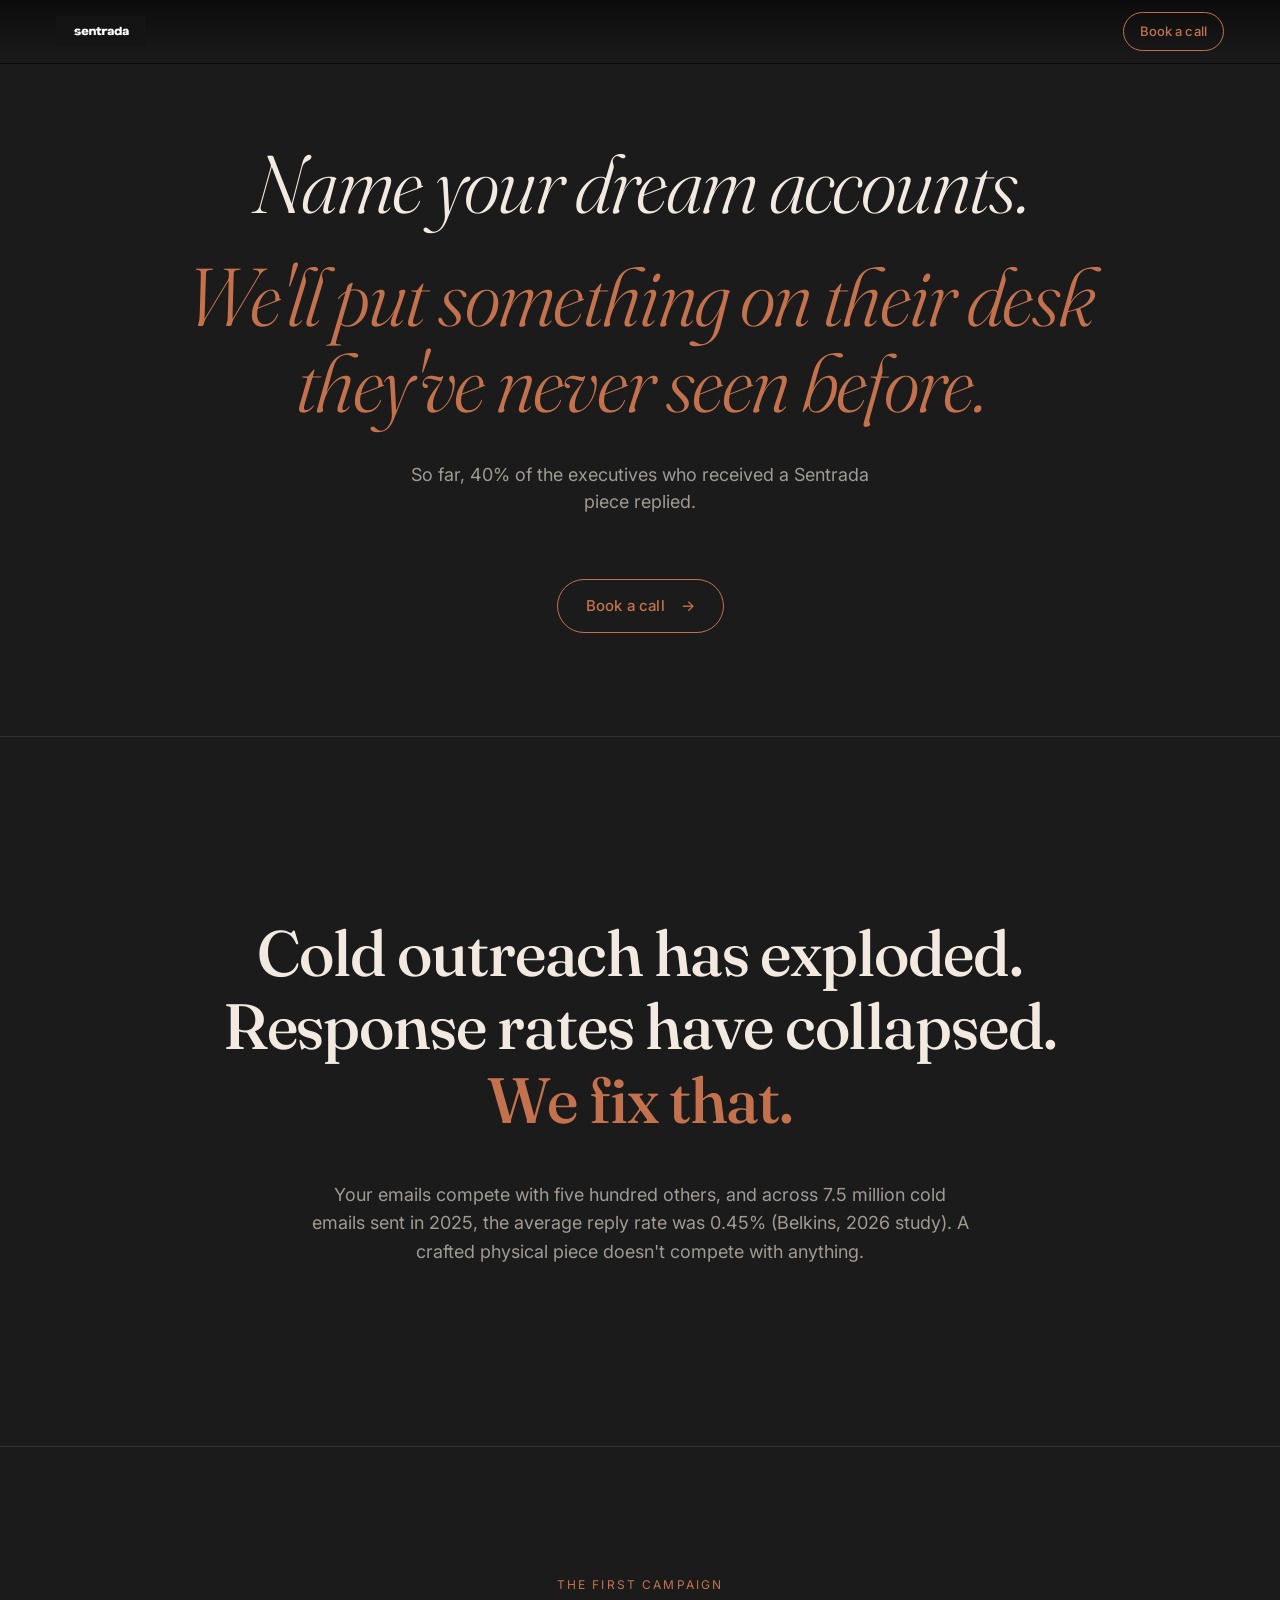
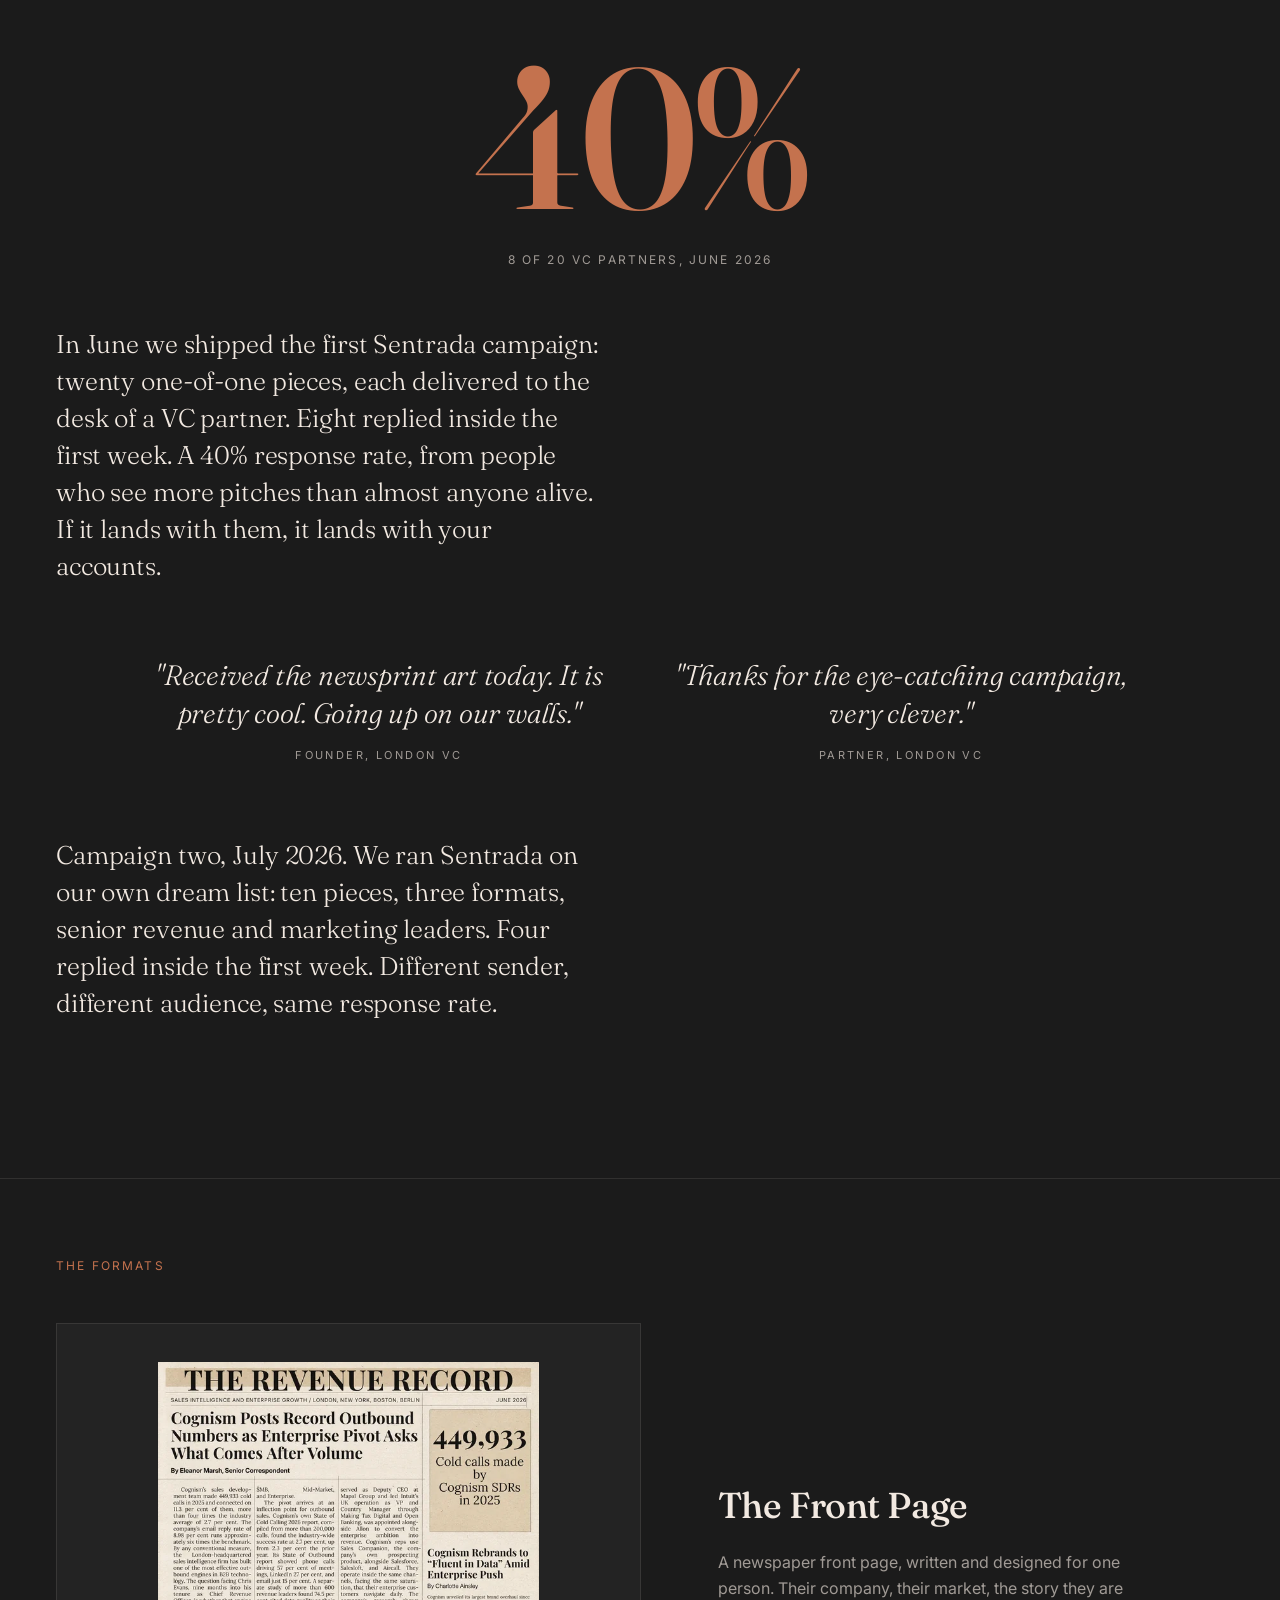
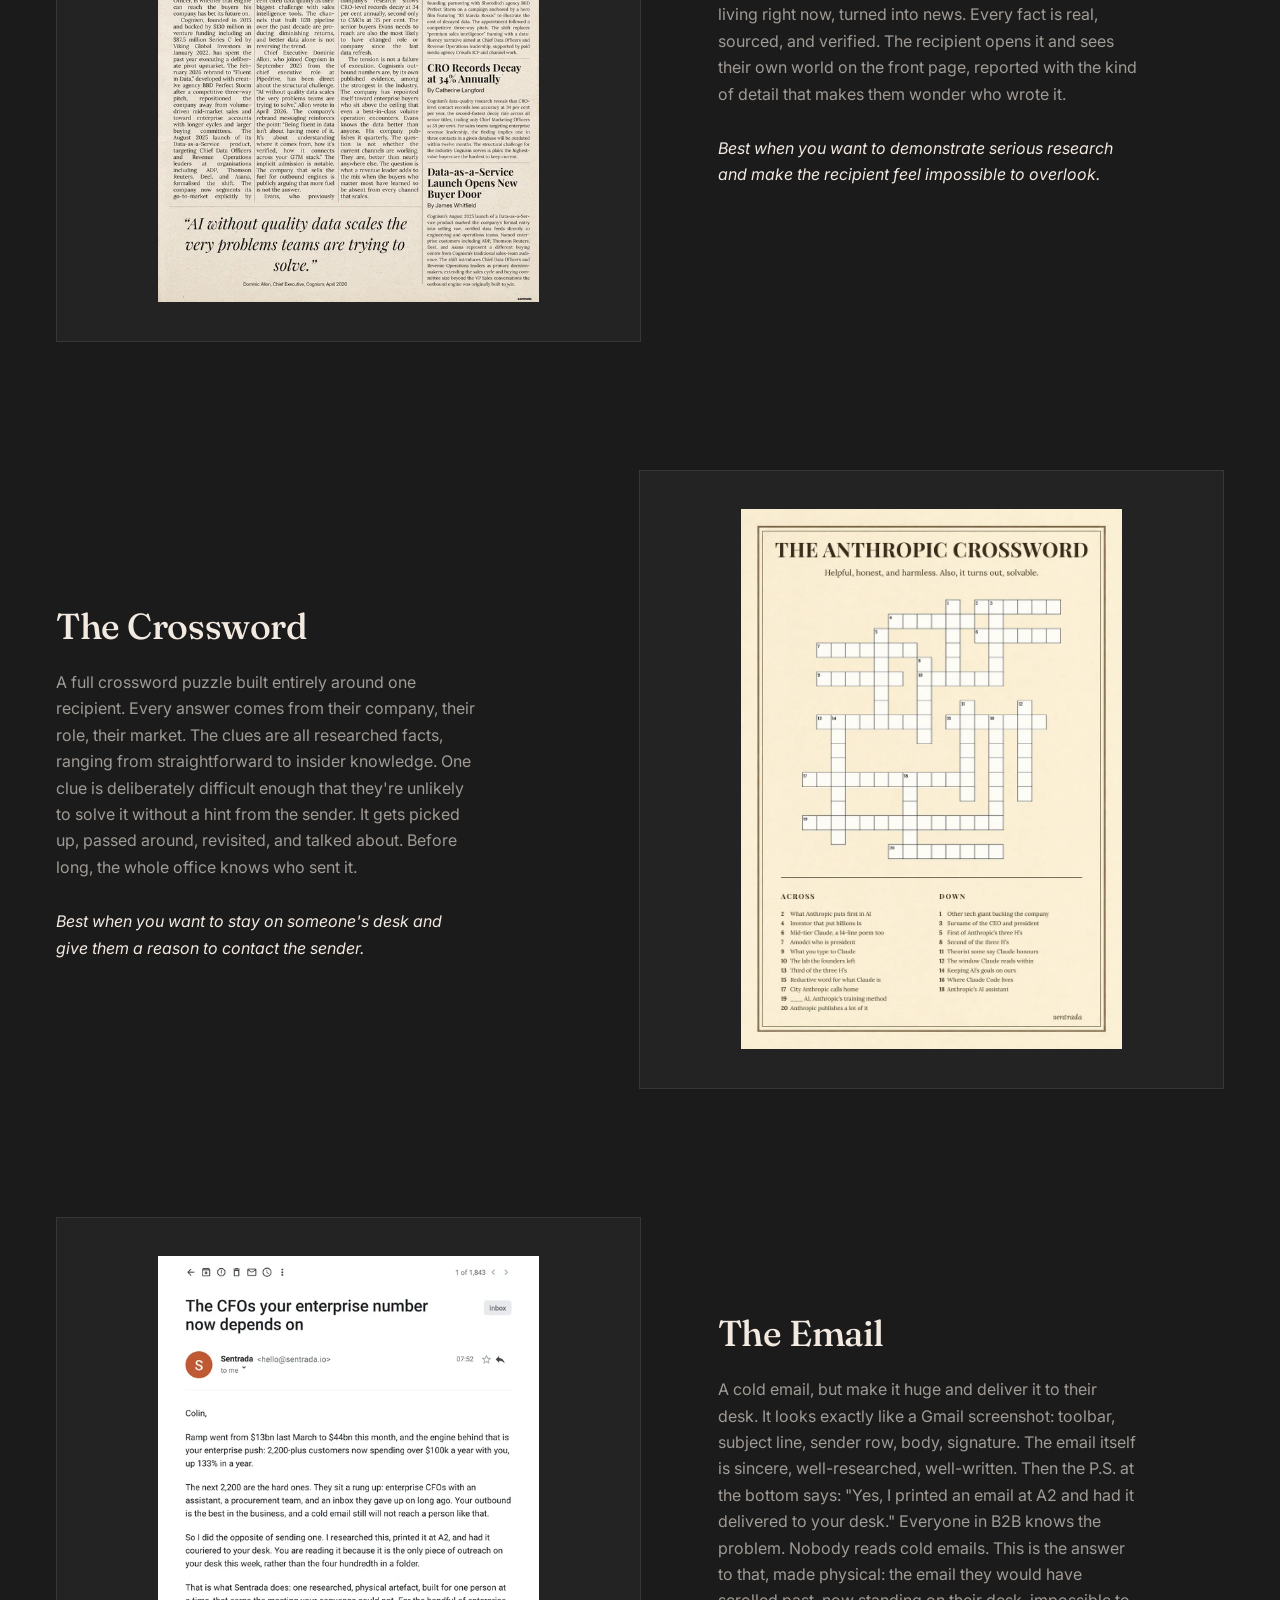
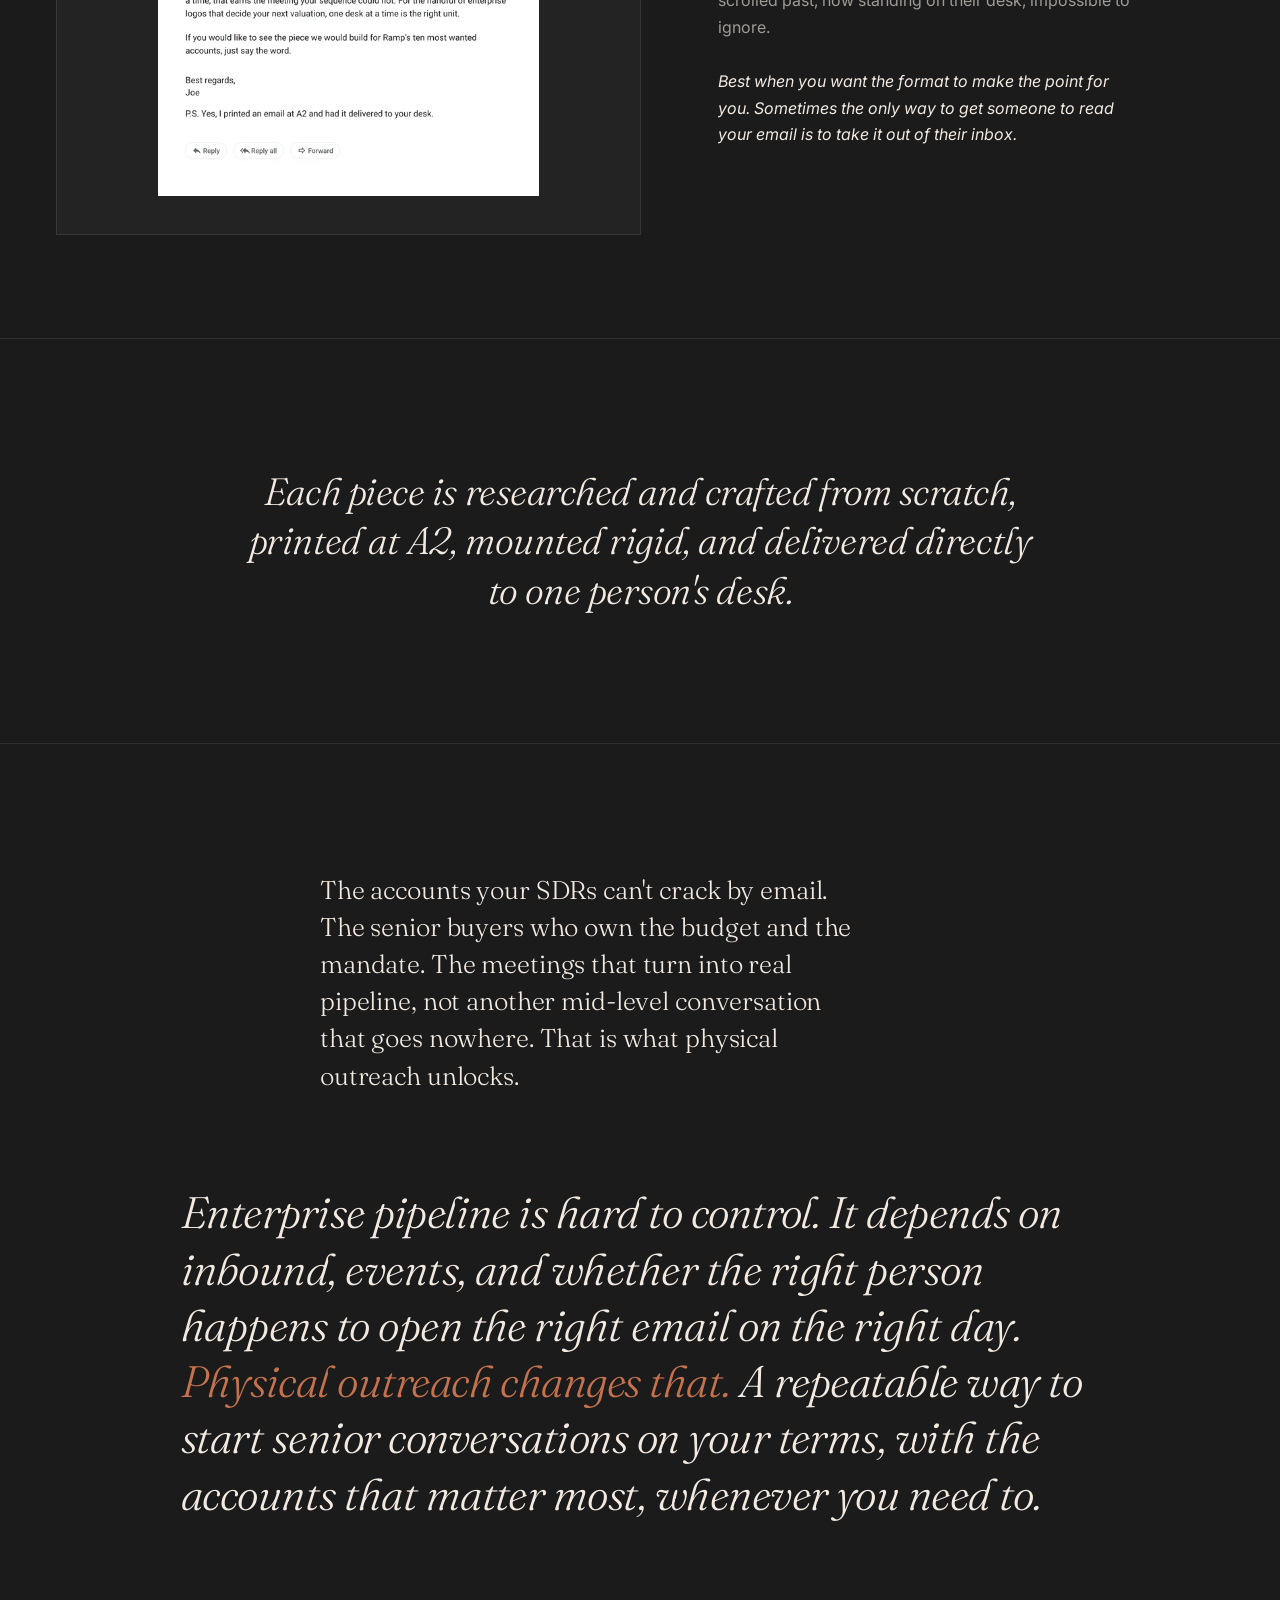
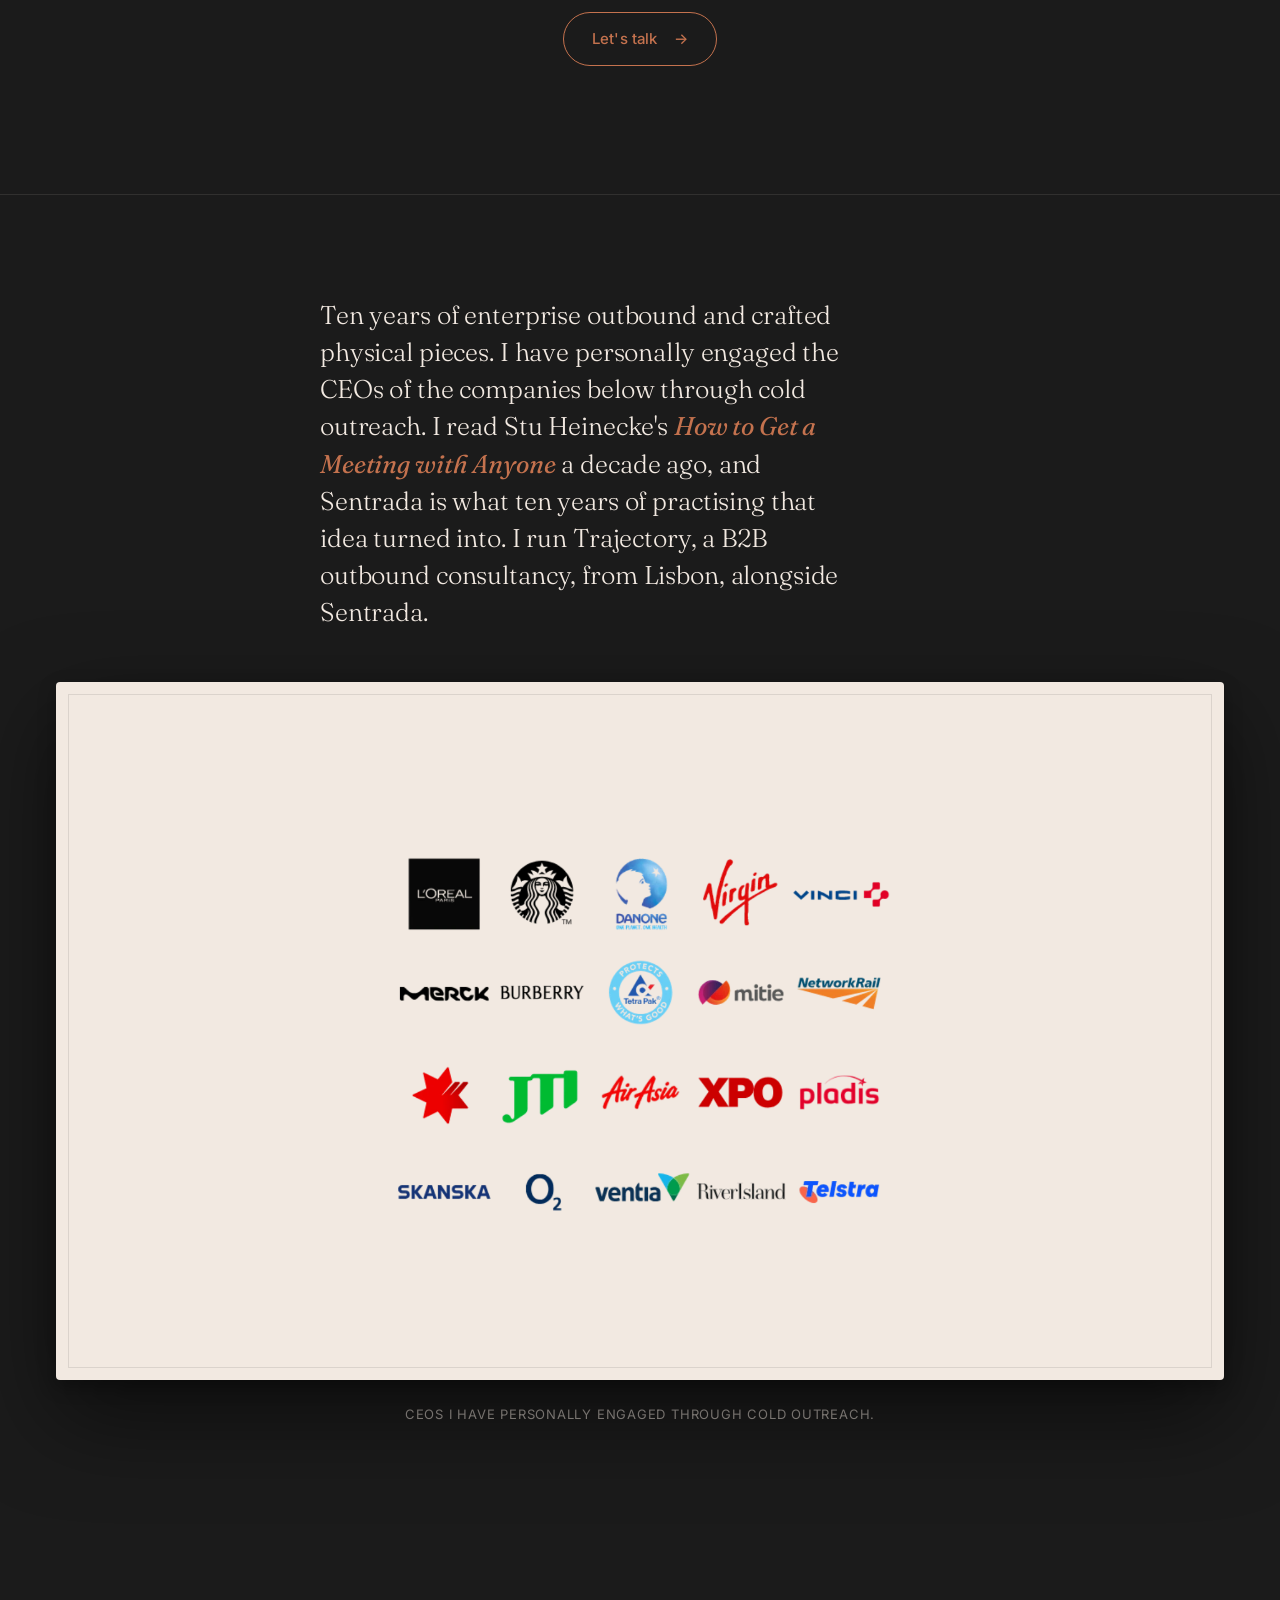
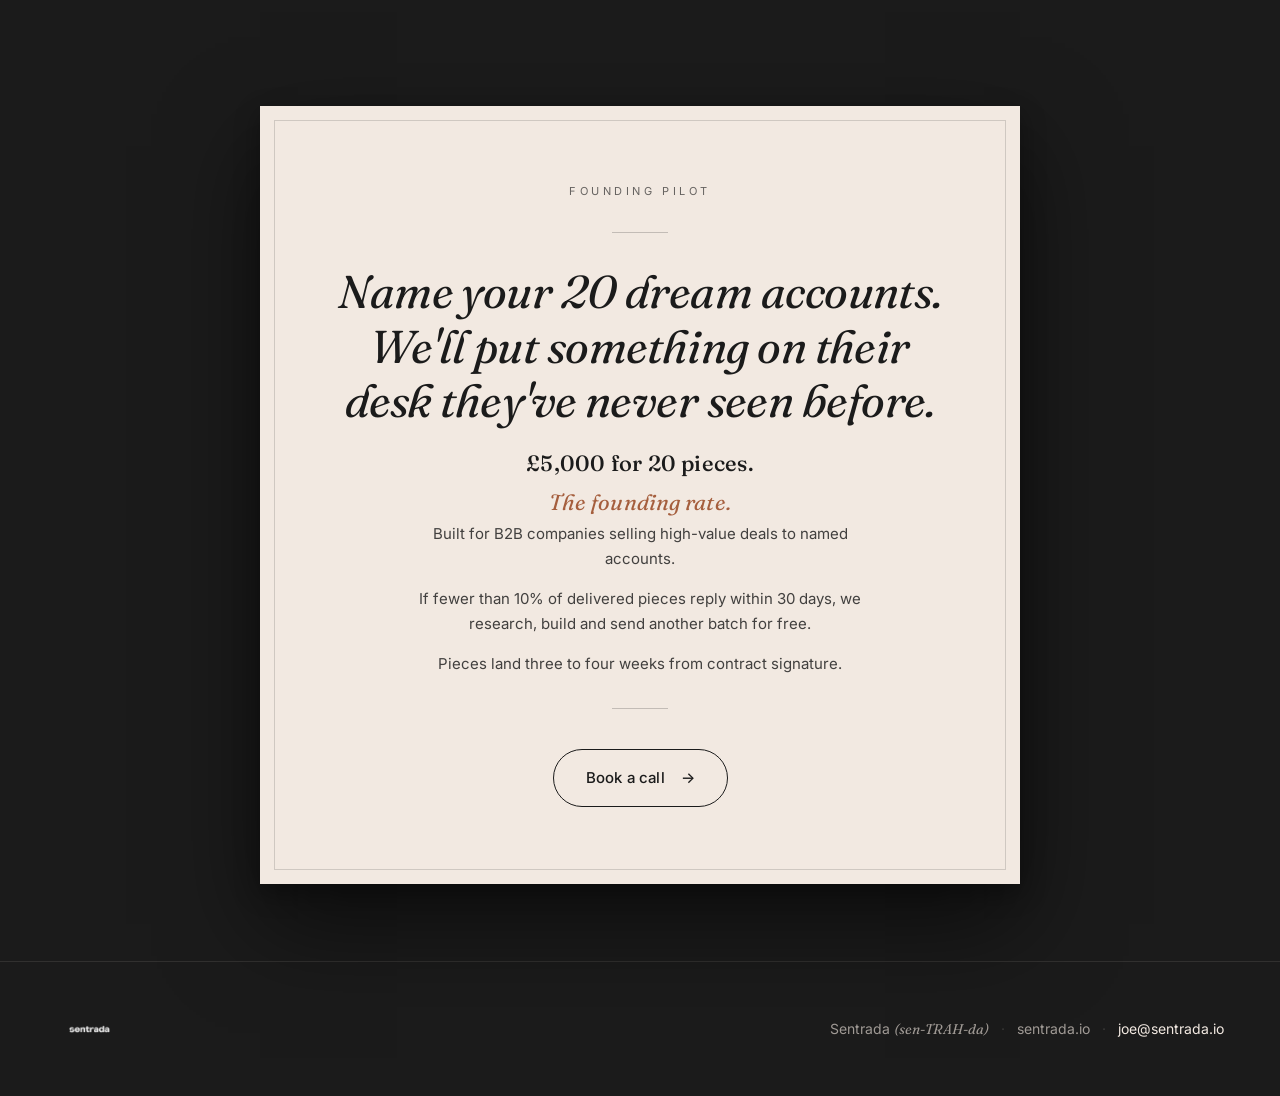
<file: index.html>
<!doctype html>
<html lang="en-GB">
<head>
  <meta charset="utf-8" />
  <meta name="viewport" content="width=device-width, initial-scale=1, viewport-fit=cover" />
  <title>Sentrada · Crafted physical outreach</title>
  <meta name="description" content="Bespoke physical pieces, researched from scratch and delivered to one person's desk. Our first campaign: 40% replied within a week." />
  <meta name="theme-color" content="#1B1B1B" />

  <!-- Open Graph -->
  <meta property="og:type" content="website" />
  <meta property="og:site_name" content="Sentrada" />
  <meta property="og:title" content="Sentrada · Crafted physical outreach" />
  <meta property="og:description" content="Bespoke physical pieces, researched from scratch and delivered to one person's desk. Our first campaign: 40% replied within a week." />
  <meta property="og:url" content="https://sentrada.io" />
  <meta property="og:image" content="https://sentrada.io/assets/og.png" />
  <meta property="og:image:width" content="1200" />
  <meta property="og:image:height" content="630" />
  <meta property="og:image:alt" content="Sentrada. 40% of the executives who received a Sentrada piece replied. Founding pilot, £5,000 for 20 pieces." />

  <!-- Twitter card -->
  <meta name="twitter:card" content="summary_large_image" />
  <meta name="twitter:title" content="Sentrada · Crafted physical outreach" />
  <meta name="twitter:description" content="Bespoke physical pieces, researched from scratch and delivered to one person's desk. Our first campaign: 40% replied within a week." />
  <meta name="twitter:image" content="https://sentrada.io/assets/og.png" />

  <link rel="canonical" href="https://sentrada.io/" />
  <link rel="icon" type="image/svg+xml" href="assets/favicon.svg" />
  <link rel="icon" type="image/png" sizes="32x32" href="assets/favicon-32.png" />
  <link rel="apple-touch-icon" sizes="180x180" href="assets/apple-touch-icon.png" />
  <link rel="preconnect" href="https://fonts.googleapis.com" />
  <link rel="preconnect" href="https://fonts.gstatic.com" crossorigin />
  <link href="https://fonts.googleapis.com/css2?family=Fraunces:opsz,wght@9..144,300;9..144,400;9..144,500;9..144,600&family=Inter:wght@400;500;600&display=swap" rel="stylesheet" />
  <link rel="stylesheet" href="styles.css" />

  <!-- Plausible analytics -->
  <script defer data-domain="sentrada.io" src="https://plausible.io/js/script.js"></script>
</head>
<body>

  <header class="topbar" aria-label="Primary">
    <a href="#top" class="wordmark" aria-label="Sentrada home">
      <img src="assets/logoonblack.webp" alt="Sentrada" width="600" height="200" />
    </a>
    <a class="topbar-cta" href="https://calendar.app.google/ncFJSphS8WRbvKzf8" data-cta="topbar" target="_blank" rel="noopener">Book a call</a>
  </header>

  <main id="top">

    <!-- 1. HERO (text-only, hook-statement style) -->
    <section class="hero hero-text" aria-label="Hero">
      <p class="hook-statement reveal">
        <span class="hook-line">Name your dream accounts.</span>
        <span class="hook-line">We'll put something on their desk they've never seen before.</span>
      </p>
      <p class="hero-strapline reveal">
        So far, 40% of the executives who received a Sentrada piece replied.
      </p>
      <div class="cta-row reveal">
        <a class="cta primary" href="https://calendar.app.google/ncFJSphS8WRbvKzf8" data-cta="hero" target="_blank" rel="noopener">Book a call</a>
      </div>
    </section>

    <!-- 2. PROBLEM -->
    <section class="market-context" aria-label="The problem">
      <p class="market-context-statement reveal">
        Cold outreach has exploded.<br>
        Response rates have collapsed.<br>
        <span class="accent">We fix that.</span>
      </p>
      <p class="problem-detail reveal">
        Your emails compete with five hundred others, and across 7.5 million cold
        emails sent in 2025, the average reply rate was 0.45% (Belkins, 2026
        study). A crafted physical piece doesn't compete with anything.
      </p>
    </section>

    <!-- 3. PROOF -->
    <!-- NAMED CLIENT QUOTE: insert here when cleared -->
    <section class="results" aria-label="Proof">
      <p class="kicker reveal">The first campaign</p>

      <div class="results-stat reveal">
        <p class="results-number">40%</p>
        <p class="results-sub">8 of 20 VC partners, June 2026</p>
      </div>

      <div class="prose results-prose reveal">
        <p>
          In June we shipped the first Sentrada campaign: twenty one-of-one pieces,
          each delivered to the desk of a VC partner. Eight replied inside the first
          week. A 40% response rate, from people who see more pitches than
          almost anyone alive. If it lands with them, it lands with your accounts.
        </p>
      </div>

      <div class="result-quotes reveal">
        <figure class="result-quote">
          <blockquote>
            <p>"Received the newsprint art today. It is pretty cool. Going up on our walls."</p>
          </blockquote>
          <figcaption>Founder, London VC</figcaption>
        </figure>
        <figure class="result-quote">
          <blockquote>
            <p>"Thanks for the eye-catching campaign, very clever."</p>
          </blockquote>
          <figcaption>Partner, London VC</figcaption>
        </figure>
      </div>

      <div class="prose results-prose results-second reveal">
        <p>
          Campaign two, July 2026. We ran Sentrada on our own dream list: ten pieces,
          three formats, senior revenue and marketing leaders. Four replied inside the
          first week. Different sender, different audience, same response rate.
        </p>
      </div>
    </section>

    <!-- 4. THE FORMATS -->
    <section class="formats" aria-label="The formats">
      <p class="kicker reveal">The formats</p>

      <div class="gallery">
        <article class="piece reveal">
          <div class="piece-img">
            <img src="assets/newspaper-cognism.webp"
                 srcset="assets/newspaper-cognism-sm.webp 600w, assets/newspaper-cognism.webp 1200w"
                 sizes="(max-width: 880px) 100vw, 33vw"
                 alt="The Front Page: a newspaper front page written and designed for one person, with their company as the headline."
                 width="1200" height="1697"
                 loading="lazy" decoding="async" />
          </div>
          <div class="piece-meta">
            <h3 class="piece-title">The Front Page</h3>
            <p class="piece-body">
              A newspaper front page, written and designed for one person. Their
              company, their market, the story they are living right now, turned into
              news. Every fact is real, sourced, and verified. The recipient opens it
              and sees their own world on the front page, reported with the kind of
              detail that makes them wonder who wrote it.
            </p>
            <p class="piece-body piece-best">
              Best when you want to demonstrate serious research and make the recipient
              feel impossible to overlook.
            </p>
          </div>
        </article>

        <article class="piece reveal">
          <div class="piece-img">
            <img src="assets/crossword-anthropic.webp"
                 srcset="assets/crossword-anthropic-sm.webp 900w, assets/crossword-anthropic.webp 2000w"
                 sizes="(max-width: 880px) 100vw, 33vw"
                 alt="The Crossword: a full crossword puzzle built entirely around one recipient, with every clue researched from their company and role."
                 width="2000" height="2828"
                 loading="lazy" decoding="async" />
          </div>
          <div class="piece-meta">
            <h3 class="piece-title">The Crossword</h3>
            <p class="piece-body">
              A full crossword puzzle built entirely around one recipient. Every answer
              comes from their company, their role, their market. The clues are all
              researched facts, ranging from straightforward to insider knowledge. One
              clue is deliberately difficult enough that they're unlikely to solve it
              without a hint from the sender. It gets picked up, passed around,
              revisited, and talked about. Before long, the whole office knows who
              sent it.
            </p>
            <p class="piece-body piece-best">
              Best when you want to stay on someone's desk and give them a reason to
              contact the sender.
            </p>
          </div>
        </article>

        <article class="piece reveal">
          <div class="piece-img">
            <img src="assets/email-ramp.webp"
                 srcset="assets/email-ramp-sm.webp 565w, assets/email-ramp.webp 1696w"
                 sizes="(max-width: 880px) 100vw, 33vw"
                 alt="The Email: a cold email blown up to A2 and delivered to the recipient's desk, with a P.S. acknowledging the printed format."
                 width="1696" height="2400"
                 loading="lazy" decoding="async" />
          </div>
          <div class="piece-meta">
            <h3 class="piece-title">The Email</h3>
            <p class="piece-body">
              A cold email, but make it huge and deliver it to their desk. It looks
              exactly like a Gmail screenshot: toolbar, subject line, sender row, body,
              signature. The email itself is sincere, well-researched, well-written.
              Then the P.S. at the bottom says: "Yes, I printed an email at A2 and had
              it delivered to your desk." Everyone in B2B knows the problem. Nobody
              reads cold emails. This is the answer to that, made physical: the email
              they would have scrolled past, now standing on their desk, impossible to
              ignore.
            </p>
            <p class="piece-body piece-best">
              Best when you want the format to make the point for you. Sometimes the
              only way to get someone to read your email is to take it out of their
              inbox.
            </p>
          </div>
        </article>

      </div>

    </section>

    <!-- Production line (tail of the formats section) -->
    <section class="explanation" aria-label="How each piece is made">
      <p class="explanation-line reveal">
        Each piece is researched and crafted from scratch, printed at A2, mounted
        rigid, and delivered directly to one person's desk.
      </p>
    </section>

    <!-- 5. WHAT IT UNLOCKS -->
    <section class="proof unlocks" aria-label="What it unlocks">
      <div class="prose reveal">
        <p>
          The accounts your SDRs can't crack by email. The senior buyers who own the
          budget and the mandate. The meetings that turn into real pipeline, not
          another mid-level conversation that goes nowhere. That is what physical
          outreach unlocks.
        </p>
      </div>

      <p class="bridge-statement reveal">
        Enterprise pipeline is hard to control. It depends on inbound, events, and
        whether the right person happens to open the right email on the right day.
        <span class="bridge-pivot">Physical outreach changes that.</span>
        A repeatable way to start senior conversations on your terms, with the
        accounts that matter most, whenever you need to.
      </p>

      <div class="prose prose-close reveal">
        <div class="cta-row">
          <a class="cta primary" href="https://calendar.app.google/ncFJSphS8WRbvKzf8" data-cta="unlocks" target="_blank" rel="noopener">Let's talk</a>
        </div>
      </div>
    </section>

    <!-- 6. WHO'S BEHIND IT -->
    <section class="track" aria-label="Who's behind it">
      <div class="prose reveal">
        <p>
          Ten years of enterprise outbound and crafted physical pieces. I have
          personally engaged the CEOs of the companies below through cold outreach.
          I read Stu Heinecke's <em>How to Get a Meeting with Anyone</em> a decade ago,
          and Sentrada is what ten years of practising that idea turned into. I run
          Trajectory, a B2B outbound consultancy, from Lisbon, alongside Sentrada.
        </p>
      </div>
      <figure class="logo-grid reveal" aria-label="CEOs engaged through cold outreach">
        <img src="assets/logos.webp"
             alt="Logos of companies whose CEOs I have personally engaged through cold outreach: L'Oreal, Starbucks, Danone, Virgin, VINCI, Merck, Burberry, Tetra Pak, Mitie, Network Rail, NAB, JTI, AirAsia, XPO, Pladis, Skanska, O2, Ventia, River Island, Telstra"
             width="1920" height="1080"
             loading="lazy" decoding="async" />
      </figure>
      <p class="logos-caption reveal">CEOs I have personally engaged through cold outreach.</p>
    </section>

    <!-- 7. FOUNDING PILOT OFFER -->
    <section id="book" class="offer" aria-label="Founding pilot offer">
      <article class="invitation reveal">
        <header class="invitation-eyebrow">
          <span>Founding pilot</span>
        </header>

        <hr class="invitation-rule" />

        <p class="invitation-headline">
          Name your 20 dream accounts. We'll put something on their desk
          they've never seen before.
        </p>

        <p class="invitation-price">£5,000 for 20 pieces. <span class="invitation-price-em">The founding rate.</span></p>

        <div class="invitation-body">
          <p>
            Built for B2B companies selling high-value deals to named accounts.
          </p>
          <p>
            If fewer than 10% of delivered pieces reply within 30 days, we research,
            build and send another batch for free.
          </p>
          <p>
            Pieces land three to four weeks from contract signature.
          </p>
        </div>

        <hr class="invitation-rule" />

        <div class="invitation-cta">
          <a class="cta inline-cta" href="https://calendar.app.google/ncFJSphS8WRbvKzf8" data-cta="offer" target="_blank" rel="noopener">Book a call</a>
        </div>
      </article>
    </section>

  </main>

  <!-- 10. FOOTER -->
  <footer class="footer">
    <a href="#top" class="footer-mark" aria-label="Sentrada">
      <img src="assets/logoonblack.webp" alt="Sentrada" width="600" height="200" />
    </a>
    <div class="footer-meta">
      <span class="footer-pronounce">Sentrada <em>(sen-TRAH-da)</em></span>
      <span class="dot" aria-hidden="true">·</span>
      <span>sentrada.io</span>
      <span class="dot" aria-hidden="true">·</span>
      <a href="mailto:joe@sentrada.io">joe@sentrada.io</a>
    </div>
  </footer>

  <a class="mobile-cta" href="https://calendar.app.google/ncFJSphS8WRbvKzf8" data-cta="mobile-sticky" target="_blank" rel="noopener" aria-label="Book a call">
    Book a call
  </a>

  <script src="script.js" defer></script>
</body>
</html>
</file>
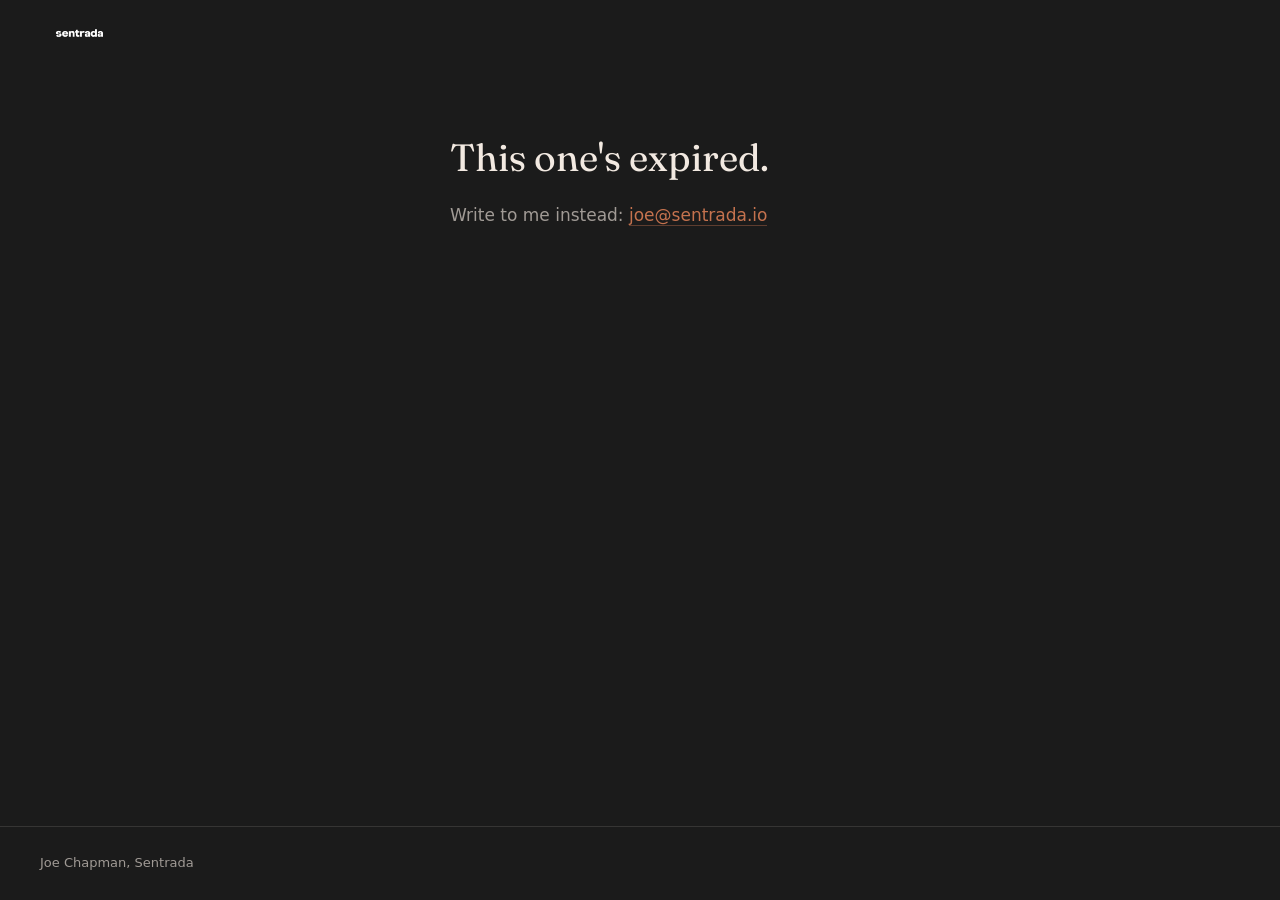
<file: for.html>
<!doctype html>
<html lang="en-GB">
<head>
  <meta charset="utf-8" />
  <meta name="viewport" content="width=device-width, initial-scale=1, viewport-fit=cover" />
  <title>Sentrada</title>
  <meta name="robots" content="noindex, nofollow" />
  <meta name="theme-color" content="#1B1B1B" />
  <link rel="icon" type="image/svg+xml" href="/assets/favicon.svg" />
  <link rel="icon" type="image/png" sizes="32x32" href="/assets/favicon-32.png" />
  <style>
    /* Self-hosted so the privacy page makes no third-party request. Fraunces
       is a variable font (weight 100-900) served from our own origin; the body
       uses the system sans stack rather than pulling Inter from Google. */
    @font-face {
      font-family: "Fraunces";
      src: url("/assets/fraunces.woff2") format("woff2");
      font-weight: 100 900;
      font-style: normal;
      font-display: swap;
    }
    :root {
      --charcoal: #1B1B1B;
      --clay: #C4724E;
      --clay-deep: #A55E3D;
      --stone: #F2E9E1;
      --stone-dim: rgba(242, 233, 225, 0.62);
      --stone-faint: rgba(242, 233, 225, 0.14);
      --hairline: rgba(242, 233, 225, 0.12);
      --display: "Fraunces", "Times New Roman", Georgia, serif;
      --body: -apple-system, BlinkMacSystemFont, "Segoe UI", Roboto, system-ui, sans-serif;
      --ease: cubic-bezier(0.22, 1, 0.36, 1);
    }
    * { box-sizing: border-box; -webkit-tap-highlight-color: transparent; }
    button:focus-visible, input:focus-visible, a:focus-visible {
      outline: 2px solid var(--clay); outline-offset: 2px;
    }
    html, body {
      margin: 0; padding: 0;
      background: var(--charcoal); color: var(--stone);
      font-family: var(--body); font-size: 17px; line-height: 1.6;
      -webkit-font-smoothing: antialiased;
      min-height: 100%;
    }
    body { display: flex; flex-direction: column; min-height: 100svh; }
    .top { padding: 20px clamp(20px, 6vw, 40px) 0; }
    .top img { height: 26px; width: auto; display: block; mix-blend-mode: lighten; }
    main {
      flex: 1;
      width: 100%; max-width: 460px; margin: 0 auto;
      padding: clamp(36px, 10vh, 88px) clamp(20px, 6vw, 40px) 48px;
    }
    h1 {
      font-family: var(--display); font-weight: 400;
      font-size: clamp(44px, 12vw, 64px); line-height: 1.05;
      letter-spacing: -0.01em; margin: 0 0 18px;
    }
    .lede { font-size: 17px; color: var(--stone-dim); margin: 0 0 34px; max-width: 38ch; }
    .hidden { display: none !important; }

    .choices { display: grid; grid-template-columns: 1fr 1fr; gap: 10px; margin-bottom: 26px; }
    .choice {
      appearance: none; font: inherit; font-size: 16px; font-weight: 500;
      color: var(--stone); background: transparent;
      border: 1px solid var(--hairline); border-radius: 10px;
      padding: 16px 12px; cursor: pointer; text-align: center;
      transition: border-color .25s var(--ease), background-color .25s var(--ease);
    }
    .choice:hover { border-color: var(--stone-dim); }
    .choice[aria-pressed="true"] { border-color: var(--clay); background: rgba(196, 114, 78, 0.12); }

    form { margin: 0; }
    label { display: block; font-size: 13px; color: var(--stone-dim); margin: 0 0 6px; }
    input {
      width: 100%; font: inherit; font-size: 16px;
      color: var(--stone); background: rgba(242, 233, 225, 0.05);
      border: 1px solid var(--hairline); border-radius: 8px;
      padding: 13px 14px; margin: 0 0 16px; outline: none;
      transition: border-color .2s var(--ease);
    }
    input:focus { border-color: var(--clay); }
    .send {
      appearance: none; width: 100%; font: inherit; font-size: 16px; font-weight: 500;
      color: var(--charcoal); background: var(--clay);
      border: 0; border-radius: 10px; padding: 16px; cursor: pointer;
      margin-top: 6px;
      transition: background-color .2s var(--ease), opacity .2s var(--ease);
    }
    .send:hover { background: var(--clay-deep); }
    .send:disabled { opacity: 0.55; cursor: default; }
    .privacy { font-size: 13px; color: var(--stone-dim); margin: 18px 0 0; }
    .form-error { font-size: 14px; color: var(--clay); margin: 14px 0 0; min-height: 1.4em; }

    .statement { font-family: var(--display); font-weight: 400; font-size: clamp(28px, 7.5vw, 38px); line-height: 1.25; margin: 0; }
    .statement .quiet { color: var(--stone-dim); }
    .state-sub { color: var(--stone-dim); margin: 20px 0 0; }
    .state-sub a { color: var(--clay); text-decoration: none; border-bottom: 1px solid rgba(196, 114, 78, 0.4); }

    footer {
      padding: 26px clamp(20px, 6vw, 40px) calc(26px + env(safe-area-inset-bottom));
      border-top: 1px solid var(--hairline);
      font-size: 13px; color: var(--stone-dim);
    }
  </style>
</head>
<body>

  <div class="top">
    <img src="/assets/logoonblack.webp" alt="Sentrada" width="600" height="200" />
  </div>

  <main>
    <!-- Active: greet by first name, one decision, address fields -->
    <section id="active" class="hidden" aria-label="Delivery address">
      <h1 id="first-name"></h1>
      <p class="lede">One copy of something exists with your name on it. Tell me where it should land.</p>

      <div class="choices" role="group" aria-label="Where should it land">
        <button type="button" class="choice" id="choice-office" aria-pressed="false">My office</button>
        <button type="button" class="choice" id="choice-other" aria-pressed="false">Somewhere else</button>
      </div>

      <form id="address-form" class="hidden" novalidate>
        <label for="line1">Line one</label>
        <input id="line1" name="line1" autocomplete="address-line1" required />
        <label for="line2">Line two</label>
        <input id="line2" name="line2" autocomplete="address-line2" />
        <label for="city">City</label>
        <input id="city" name="city" autocomplete="address-level2" required />
        <label for="postcode">Postcode</label>
        <input id="postcode" name="postcode" autocomplete="postal-code" required />
        <label for="country">Country</label>
        <input id="country" name="country" autocomplete="country-name" required />
        <button type="submit" class="send" id="send">Send it</button>
        <p class="form-error" id="form-error" role="alert"></p>
        <p class="privacy">Used once, for this delivery. Deleted once it's signed for. That's the whole policy.</p>
      </form>
    </section>

    <!-- Confirmation -->
    <section id="done" class="hidden" aria-label="Confirmation">
      <p class="statement">Done. It's on its way shortly. <span class="quiet">You'll know it when you see it.</span></p>
    </section>

    <!-- Expired or unknown token -->
    <section id="expired" class="hidden" aria-label="Expired">
      <p class="statement">This one's expired.</p>
      <p class="state-sub">Write to me instead: <a href="mailto:joe@sentrada.io">joe@sentrada.io</a></p>
    </section>

    <!-- Backend unreachable -->
    <section id="error" class="hidden" aria-label="Error">
      <p class="statement">That didn't load.</p>
      <p class="state-sub">Refresh to try again, or write to me: <a href="mailto:joe@sentrada.io">joe@sentrada.io</a></p>
    </section>
  </main>

  <footer>Joe Chapman, Sentrada</footer>

  <script>
    (function () {
      var token = (location.pathname.match(/^\/for\/([A-Za-z0-9_-]{16,64})$/) || [])[1] || "";
      var sections = ["active", "done", "expired", "error"];
      function show(id) {
        sections.forEach(function (s) {
          document.getElementById(s).classList.toggle("hidden", s !== id);
        });
      }

      var addressType = "";
      var officeBtn = document.getElementById("choice-office");
      var otherBtn = document.getElementById("choice-other");
      var form = document.getElementById("address-form");

      function choose(type) {
        addressType = type;
        officeBtn.setAttribute("aria-pressed", String(type === "office"));
        otherBtn.setAttribute("aria-pressed", String(type === "other"));
        form.classList.remove("hidden");
        document.getElementById("line1").focus();
      }
      officeBtn.addEventListener("click", function () { choose("office"); });
      otherBtn.addEventListener("click", function () { choose("other"); });

      form.addEventListener("submit", function (e) {
        e.preventDefault();
        var errorLine = document.getElementById("form-error");
        errorLine.textContent = "";
        var fields = {
          line1: document.getElementById("line1").value.trim(),
          line2: document.getElementById("line2").value.trim(),
          city: document.getElementById("city").value.trim(),
          postcode: document.getElementById("postcode").value.trim(),
          country: document.getElementById("country").value.trim()
        };
        if (!fields.line1 || !fields.city || !fields.postcode || !fields.country) {
          errorLine.textContent = "Line one, city, postcode and country are all it needs.";
          return;
        }
        var send = document.getElementById("send");
        send.disabled = true;
        send.textContent = "Sending";
        fetch("/api/submit", {
          method: "POST",
          headers: { "Content-Type": "application/json" },
          body: JSON.stringify({
            token: token,
            address_type: addressType,
            line1: fields.line1, line2: fields.line2,
            city: fields.city, postcode: fields.postcode, country: fields.country
          })
        }).then(function (resp) {
          if (resp.ok) { show("done"); return; }
          return resp.json().then(function (data) {
            if (data && data.error === "expired") { show("expired"); return; }
            throw new Error("submit failed");
          });
        }).catch(function () {
          send.disabled = false;
          send.textContent = "Send it";
          errorLine.textContent = "That didn't go through. Try again.";
        });
      });

      if (!token) { show("expired"); return; }
      fetch("/api/token?t=" + encodeURIComponent(token))
        .then(function (resp) {
          if (!resp.ok) throw new Error("lookup failed");
          return resp.json();
        })
        .then(function (data) {
          if (data.state === "active") {
            document.getElementById("first-name").textContent = data.first_name + ".";
            show("active");
          } else if (data.state === "submitted") {
            show("done");
          } else {
            show("expired");
          }
        })
        .catch(function () { show("error"); });
    })();
  </script>
</body>
</html>
</file>
<file: styles.css>
/* Sentrada · single-page sales site
   Palette
     Charcoal     #1B1B1B
     Lisbon Clay  #C4724E
     Warm Stone   #F2E9E1
*/

:root {
  --charcoal: #1B1B1B;
  --charcoal-soft: #232323;
  --clay: #C4724E;
  --clay-deep: #A55E3D;
  --stone: #F2E9E1;
  --stone-dim: rgba(242, 233, 225, 0.62);
  --stone-faint: rgba(242, 233, 225, 0.14);
  --hairline: rgba(242, 233, 225, 0.10);

  --display: "Fraunces", "Times New Roman", Georgia, serif;
  --body: "Inter", -apple-system, BlinkMacSystemFont, "Segoe UI", system-ui, sans-serif;

  --max: 1240px;
  --gutter: clamp(20px, 5vw, 56px);

  --ease: cubic-bezier(0.22, 1, 0.36, 1);
}

* { box-sizing: border-box; }

html, body {
  margin: 0;
  padding: 0;
  background: var(--charcoal);
  color: var(--stone);
  font-family: var(--body);
  font-size: 17px;
  line-height: 1.6;
  -webkit-font-smoothing: antialiased;
  -moz-osx-font-smoothing: grayscale;
  text-rendering: optimizeLegibility;
}

img { max-width: 100%; display: block; }
a { color: inherit; }

::selection { background: var(--clay); color: var(--charcoal); }

/* ---------- Top bar ---------- */
.topbar {
  position: sticky;
  top: 0;
  z-index: 50;
  display: flex;
  align-items: center;
  justify-content: space-between;
  padding: 12px var(--gutter);
  /* Soft gradient overlay at the top of the page so the wordmark
     reads cleanly over the hero piece without a heavy bar. */
  background: linear-gradient(180deg, rgba(0, 0, 0, 0.55), rgba(0, 0, 0, 0));
  backdrop-filter: none;
  -webkit-backdrop-filter: none;
  border-bottom: 1px solid transparent;
  transition: background-color .35s var(--ease), border-color .35s var(--ease), padding .25s var(--ease), backdrop-filter .35s var(--ease);
}
.topbar.scrolled {
  background: var(--charcoal);
  backdrop-filter: none;
  -webkit-backdrop-filter: none;
  border-bottom-color: var(--hairline);
}
.wordmark img {
  height: 30px;
  width: auto;
  display: block;
  mix-blend-mode: lighten;
}
.topbar-cta {
  font-family: var(--body);
  font-size: 13px;
  font-weight: 500;
  text-decoration: none;
  color: var(--clay);
  letter-spacing: 0.01em;
  background: transparent;
  border: 1.5px solid var(--clay);
  padding: 8px 16px;
  border-radius: 999px;
  transition: background-color .25s var(--ease), color .25s var(--ease), border-color .25s var(--ease);
}
.topbar-cta:hover {
  background: var(--clay);
  color: var(--charcoal);
  border-color: var(--clay);
}

/* ---------- Typography ---------- */
.display {
  font-family: var(--display);
  font-weight: 400;
  letter-spacing: -0.015em;
  font-feature-settings: "ss01" on, "ss02" on;
}
h1.display {
  font-size: clamp(30px, 4.4vw, 52px);
  line-height: 1.08;
  margin: 0;
  color: var(--stone);
  font-weight: 500;
  letter-spacing: -0.018em;
}
.accent { color: var(--clay); }

.kicker {
  font-family: var(--body);
  text-transform: uppercase;
  letter-spacing: 0.18em;
  font-size: 12px;
  color: var(--clay);
  margin: 0 0 18px 0;
}

/* Standalone formats kicker: alignment + breathing room before the gallery */
.formats > .kicker {
  max-width: var(--max);
  margin: 0 auto clamp(28px, 4vw, 48px);
}

.lede {
  font-size: clamp(17px, 1.6vw, 20px);
  line-height: 1.55;
  color: var(--stone);
  max-width: 56ch;
}

.pronounce {
  font-family: var(--display);
  color: var(--stone-dim);
  font-size: 15px;
  margin-top: 6px;
}
.pronounce .brand-name { color: var(--stone); }
.pronounce .phon { font-style: italic; }

/* ---------- CTA ---------- */
.cta-row { margin-top: 28px; display: flex; gap: 14px; flex-wrap: wrap; }
.cta {
  display: inline-flex;
  align-items: center;
  justify-content: center;
  gap: 8px;
  text-decoration: none;
  font-weight: 500;
  font-size: 15px;
  letter-spacing: 0.01em;
  padding: 14px 28px;
  border-radius: 999px;
  border: 1.5px solid transparent;
  transition: transform .25s var(--ease), background-color .25s var(--ease), color .25s var(--ease), border-color .25s var(--ease);
  will-change: transform;
}
.cta.primary {
  background: transparent;
  color: var(--clay);
  border-color: var(--clay);
}
.cta.primary:hover {
  background: var(--clay);
  color: var(--charcoal);
  border-color: var(--clay);
  transform: translateY(-1px);
}
.cta.large { padding: 18px 34px; font-size: 16px; }

/* Trailing arrow on the in-flow CTAs. Slides on hover. */
.cta::after {
  content: "\2192"; /* → */
  display: inline-block;
  margin-left: 8px;
  transform: translateX(0);
  transition: transform .3s var(--ease);
}
.cta:hover::after { transform: translateX(4px); }
@media (prefers-reduced-motion: reduce) {
  .cta::after { transition: none; }
  .cta:hover::after { transform: none; }
}

/* ---------- Hero ---------- */
.hero {
  padding-top: 0;
  padding-bottom: clamp(64px, 9vw, 120px);
}
.hero-figure {
  margin: 0;
  padding: 0;
  width: 100%;
  background: var(--charcoal);
  border-bottom: 1px solid var(--hairline);
  overflow: hidden;
  display: flex;
  align-items: center;
  justify-content: center;
}
.hero-figure img {
  width: 100%;
  max-width: 1600px;
  height: auto;
  max-height: 88vh;
  display: block;
  object-fit: contain;
}
.hero-copy {
  max-width: var(--max);
  margin: 0 auto;
  padding: clamp(40px, 7vw, 84px) var(--gutter) 0;
}
.hero-copy h1 { max-width: 32ch; }
.hero-copy .lede { margin-top: 22px; }

/* ---------- Hero (text-only variant) ---------- */
.hero.hero-text {
  padding-top: clamp(40px, 6vw, 96px);
  padding-bottom: clamp(60px, 8vw, 120px);
  padding-left: var(--gutter);
  padding-right: var(--gutter);
  text-align: center;
}
.hero-text-inner {
  max-width: 1240px;
  margin: 0 auto;
}
.hero-headline {
  font-family: var(--display);
  font-weight: 500;
  font-size: clamp(40px, 8vw, 96px);
  line-height: 1.02;
  letter-spacing: -0.025em;
  color: var(--stone);
  margin: 0 auto;
  max-width: 16ch;
}
.hero-subheadline {
  font-family: var(--display);
  font-style: italic;
  font-weight: 400;
  font-size: clamp(24px, 4.4vw, 56px);
  line-height: 1.15;
  letter-spacing: -0.012em;
  color: var(--clay);
  margin: clamp(24px, 3.5vw, 48px) auto 0;
  max-width: 22ch;
}
.hero-text .cta-row {
  justify-content: center;
  margin-top: clamp(40px, 5vw, 64px);
}
.hero-strapline {
  font-family: var(--body);
  font-size: clamp(15px, 1.6vw, 18px);
  line-height: 1.5;
  color: var(--stone-dim);
  max-width: 44ch;
  margin: clamp(22px, 3vw, 34px) auto 0;
}

/* Problem: supporting detail under the big statement */
.problem-detail {
  font-family: var(--body);
  font-size: clamp(15px, 1.7vw, 18px);
  line-height: 1.6;
  color: var(--stone-dim);
  max-width: 60ch;
  margin: clamp(28px, 4vw, 44px) auto 0;
}

/* Proof: campaign two, secondary to campaign one.
   Scoped under .results so it beats the later `.prose { margin: 0 auto }`
   shorthand, which would otherwise zero the top margin. */
.results .results-second { margin-top: clamp(44px, 6vw, 72px); }
.results-second p { color: var(--stone-dim); }

/* What it unlocks: divider rhythm and spacing for the pipeline statement */
.unlocks { border-top: 1px solid var(--hairline); }
.unlocks .bridge-statement {
  margin: clamp(48px, 7vw, 90px) auto;
  max-width: 34ch;
}

/* ---------- Results (the first campaign) ---------- */
.results {
  padding-top: clamp(72px, 10vw, 130px);
  padding-bottom: clamp(72px, 10vw, 130px);
  border-top: 1px solid var(--hairline);
  text-align: center;
}
.results > .kicker {
  max-width: var(--max);
  margin: 0 auto clamp(28px, 4vw, 48px);
}
.results-stat { margin: 0 auto clamp(36px, 5vw, 56px); }
.results-number {
  font-family: var(--display);
  font-weight: 500;
  font-size: clamp(88px, 16vw, 200px);
  line-height: 0.95;
  letter-spacing: -0.03em;
  color: var(--clay);
  margin: 0;
}
.results-sub {
  font-family: var(--body);
  font-size: 12px;
  letter-spacing: 0.18em;
  text-transform: uppercase;
  color: var(--stone-dim);
  margin: 18px 0 0;
}
.results-prose {
  max-width: 640px;
  margin-left: auto;
  margin-right: auto;
  text-align: left;
}
.result-quotes {
  max-width: 980px;
  margin: clamp(48px, 6vw, 72px) auto 0;
  display: grid;
  grid-template-columns: 1fr 1fr;
  gap: clamp(32px, 5vw, 64px);
  align-items: start;
}
.result-quote { margin: 0; }
.result-quote blockquote { margin: 0; }
.result-quote blockquote p {
  font-family: var(--display);
  font-style: italic;
  font-weight: 300;
  font-size: clamp(20px, 2.2vw, 28px);
  line-height: 1.35;
  letter-spacing: -0.008em;
  color: var(--stone);
  margin: 0;
}
.result-quote figcaption {
  margin-top: 14px;
  font-family: var(--body);
  font-size: 11px;
  letter-spacing: 0.22em;
  text-transform: uppercase;
  color: var(--stone-dim);
}

/* ---------- Explanation section ---------- */
.explanation {
  padding-top: clamp(72px, 10vw, 130px);
  padding-bottom: clamp(72px, 10vw, 130px);
  border-top: 1px solid var(--hairline);
  text-align: center;
}
.explanation-line {
  font-family: var(--display);
  font-style: italic;
  font-weight: 300;
  font-size: clamp(22px, 3.2vw, 38px);
  line-height: 1.3;
  letter-spacing: -0.012em;
  color: var(--stone);
  margin: 0 auto;
  max-width: 34ch;
}

/* ---------- Market context section ---------- */
.market-context {
  padding-top: clamp(96px, 14vw, 180px);
  padding-bottom: clamp(96px, 14vw, 180px);
  border-top: 1px solid var(--hairline);
  text-align: center;
}
.market-context-statement {
  font-family: var(--display);
  font-weight: 500;
  font-size: clamp(22px, 5vw, 64px);
  line-height: 1.15;
  letter-spacing: -0.018em;
  color: var(--stone);
  margin: 0 auto;
  max-width: 32ch;
}

/* ---------- Section base ---------- */
section {
  padding-left: var(--gutter);
  padding-right: var(--gutter);
}
.section-intro,
.prose {
  max-width: var(--max);
  margin: 0 auto;
}
.section-intro {
  padding-bottom: clamp(40px, 5vw, 68px);
}

/* Centre the formats-section intro to match the proof/track prose */
.formats .section-intro {
  max-width: 640px;
  margin-left: auto;
  margin-right: auto;
}

.section-lede {
  font-family: var(--display);
  font-size: clamp(22px, 2.4vw, 30px);
  line-height: 1.3;
  margin: 0;
  max-width: 36ch;
  color: var(--stone);
  font-weight: 400;
  letter-spacing: -0.01em;
}

/* ---------- Formats / Gallery ---------- */
.formats {
  padding-top: clamp(40px, 6vw, 80px);
  padding-bottom: clamp(64px, 8vw, 120px);
  border-top: 1px solid var(--hairline);
}
.gallery {
  max-width: var(--max);
  margin: 0 auto;
  display: flex;
  flex-direction: column;
  gap: clamp(72px, 10vw, 140px);
}
.piece {
  display: flex;
  align-items: center;
  gap: clamp(40px, 6vw, 96px);
  margin: 0;
}
.piece:nth-child(even) { flex-direction: row-reverse; }
.piece-img,
.piece-meta {
  flex: 1;
  min-width: 0;
}
.piece-meta {
  display: flex;
  flex-direction: column;
  gap: 14px;
}
.piece-img {
  background: var(--charcoal-soft);
  border: 1px solid var(--hairline);
  padding: clamp(18px, 3vw, 40px);
  display: flex;
  align-items: center;
  justify-content: center;
  overflow: hidden;
  transition:
    transform .6s var(--ease),
    border-color .4s var(--ease);
}
.piece-img img {
  display: block;
  width: 100%;
  height: auto;
  max-height: 540px;
  object-fit: contain;
  transform: scale(1);
  transition: transform 1.4s var(--ease);
}
.piece:hover .piece-img {
  border-color: rgba(242, 233, 225, 0.22);
  transform: translateY(-3px);
}
.piece:hover .piece-img img { transform: scale(1.025); }
@media (prefers-reduced-motion: reduce) {
  .piece-img,
  .piece-img img {
    transition: none !important;
    transform: none !important;
  }
}
.piece-title {
  font-family: var(--display);
  font-weight: 500;
  font-size: clamp(26px, 3vw, 36px);
  letter-spacing: -0.012em;
  margin: 0;
  color: var(--stone);
}
.piece-body {
  font-size: 16px;
  line-height: 1.65;
  color: var(--stone-dim);
  margin: 0;
  max-width: 42ch;
}
.piece-body + .piece-body { margin-top: 14px; }
.piece-best { font-style: italic; color: var(--stone); }
.companion {
  max-width: 80ch;
  margin: clamp(40px, 5vw, 64px) auto 0;
  font-family: var(--body);
  font-size: 14px;
  line-height: 1.65;
  color: var(--stone-dim);
  text-align: center;
  letter-spacing: 0.01em;
  border-top: none;
  padding-top: 0;
}
.companion::before {
  content: "+";
  display: inline-block;
  margin-right: 10px;
  color: var(--clay);
  font-family: var(--display);
  font-style: italic;
}

/* ---------- Bridge (between track and offer) ---------- */
.bridge {
  padding: clamp(72px, 10vw, 130px) var(--gutter);
  border-top: 1px solid var(--hairline);
  text-align: center;
}
.bridge-statement {
  font-family: var(--display);
  font-style: italic;
  font-weight: 300;
  font-size: clamp(24px, 3.6vw, 44px);
  line-height: 1.28;
  letter-spacing: -0.012em;
  color: var(--stone);
  margin: 0 auto;
  max-width: 36ch;
}
.bridge-pivot { color: var(--clay); }

/* ---------- Hook (the dream-accounts moment) ---------- */
.hook {
  padding: clamp(120px, 18vw, 240px) var(--gutter);
  border-top: 1px solid var(--hairline);
  border-bottom: 1px solid var(--hairline);
  text-align: center;
}
.hook-statement {
  font-family: var(--display);
  font-style: italic;
  font-weight: 300;
  font-size: clamp(34px, 6.4vw, 92px);
  line-height: 1.06;
  letter-spacing: -0.02em;
  color: var(--stone);
  margin: 0 auto;
  max-width: 22ch;
}
.hook-line { display: block; }
.hook-line + .hook-line {
  margin-top: 0.32em;
  color: var(--clay);
}

/* ---------- Proof ---------- */
.proof {
  padding-top: clamp(80px, 10vw, 160px);
  padding-bottom: clamp(80px, 10vw, 160px);
}
.prose p {
  font-family: var(--display);
  font-weight: 300;
  font-size: clamp(20px, 2vw, 26px);
  line-height: 1.45;
  letter-spacing: -0.005em;
  color: var(--stone);
  max-width: 34ch;
  margin: 0 0 28px;
}
.prose p em { font-style: italic; color: var(--clay); font-weight: 400; }
.prose .cta-row { margin-top: 36px; }

/* Centre the prose blocks in proof and track on wide screens
   so the column lives in the middle of the viewport. */
.proof .prose,
.track .prose {
  max-width: 640px;
  margin-left: auto;
  margin-right: auto;
}

/* Closing prose in the proof section (after the pull quote): centred
   to rhyme with the pull quote that precedes it. */
.proof .prose-close { text-align: center; }
.proof .prose-close p {
  margin-left: auto;
  margin-right: auto;
  max-width: 38ch;
}
.proof .prose-close .cta-row { justify-content: center; }

/* Drop cap on the proof's lead paragraph */
.proof .prose-lede::first-letter {
  font-family: var(--display);
  font-weight: 400;
  font-style: normal;
  font-size: 4.6em;
  float: left;
  line-height: 0.82;
  margin: 0.06em 0.14em -0.04em -0.04em;
  color: var(--clay);
}

/* Pull quote */
.pullquote {
  margin: clamp(56px, 8vw, 96px) auto;
  max-width: 960px;
  padding: 0 clamp(8px, 4vw, 64px);
  text-align: center;
  position: relative;
}
.pullquote p {
  font-family: var(--display);
  font-style: italic;
  font-weight: 300;
  font-size: clamp(28px, 4.4vw, 56px);
  line-height: 1.15;
  letter-spacing: -0.015em;
  color: var(--stone);
  margin: 0 auto;
  max-width: 22ch;
  position: relative;
  z-index: 1;
}
.pullquote cite {
  display: block;
  margin-top: 22px;
  font-family: var(--body);
  font-style: normal;
  font-size: 11px;
  letter-spacing: 0.22em;
  text-transform: uppercase;
  color: var(--stone-dim);
}

/* ---------- Track record ---------- */
.track {
  padding-top: clamp(64px, 8vw, 120px);
  padding-bottom: clamp(64px, 8vw, 120px);
  border-top: 1px solid var(--hairline);
}
.track .prose { margin-bottom: clamp(32px, 4vw, 56px); }
.logo-grid {
  max-width: var(--max);
  margin: 0 auto;
  padding: clamp(24px, 3.6vw, 48px) clamp(24px, 3.6vw, 64px);
  background: var(--stone);
  border-radius: 4px;
  box-shadow:
    0 36px 90px rgba(0, 0, 0, 0.50),
    0 6px 18px rgba(0, 0, 0, 0.28);
  position: relative;
}
.logo-grid::before {
  content: "";
  position: absolute;
  inset: 12px;
  border: 1px solid rgba(27, 27, 27, 0.10);
  pointer-events: none;
}
.logo-grid img {
  display: block;
  width: 100%;
  height: auto;
}
.logos-caption {
  max-width: var(--max);
  margin: 24px auto 0;
  font-size: 13px;
  letter-spacing: 0.06em;
  text-transform: uppercase;
  color: var(--stone-dim);
  text-align: center;
}

/* ---------- Founding pilot offer (printed invitation) ---------- */
.offer {
  padding-top: clamp(96px, 14vw, 200px);
  padding-bottom: clamp(48px, 6vw, 88px);
  /* No top border. The invitation floats on charcoal. */
}
.invitation {
  max-width: 760px;
  margin: 0 auto;
  background: var(--stone);
  color: var(--charcoal);
  padding: clamp(44px, 6vw, 96px) clamp(28px, 5vw, 80px);
  position: relative;
  box-shadow:
    0 40px 90px rgba(0, 0, 0, 0.55),
    0 8px 24px rgba(0, 0, 0, 0.30);
  text-align: center;
}
/* Inner deckle border, like a printed card */
.invitation::before {
  content: "";
  position: absolute;
  inset: 14px;
  border: 1px solid rgba(27, 27, 27, 0.16);
  pointer-events: none;
}
.invitation-eyebrow {
  display: flex;
  align-items: center;
  justify-content: center;
  gap: 12px;
  font-family: var(--body);
  text-transform: uppercase;
  letter-spacing: 0.32em;
  font-size: 11px;
  color: rgba(27, 27, 27, 0.65);
  margin-bottom: 4px;
}
.invitation-mark { display: inline-block; flex-shrink: 0; }
.invitation-rule {
  border: 0;
  border-top: 1px solid rgba(27, 27, 27, 0.22);
  width: 56px;
  margin: clamp(20px, 3vw, 32px) auto;
}
.invitation-proof {
  font-family: var(--body);
  font-size: 13px;
  letter-spacing: 0.05em;
  color: rgba(27, 27, 27, 0.62);
  margin: 0 auto 18px;
  max-width: 44ch;
}
.invitation-headline {
  font-family: var(--display);
  font-style: italic;
  font-weight: 400;
  font-size: clamp(26px, 3.6vw, 46px);
  line-height: 1.18;
  letter-spacing: -0.012em;
  margin: 0 auto;
  max-width: 22ch;
  color: var(--charcoal);
}
.invitation-price {
  font-family: var(--display);
  font-weight: 500;
  font-size: clamp(18px, 1.9vw, 22px);
  letter-spacing: 0.01em;
  margin: 18px 0 0;
  color: var(--charcoal);
}
.invitation-price-em {
  display: block;
  margin-top: 4px;
  font-style: italic;
  font-weight: 400;
  color: var(--clay-deep);
}
.invitation-body p {
  font-family: var(--body);
  font-size: 15px;
  line-height: 1.7;
  color: rgba(27, 27, 27, 0.82);
  margin: 0 auto 14px;
  max-width: 52ch;
  text-align: center;
}
.invitation-body p:last-child { margin-bottom: 0; }
.invitation-cta { margin-top: clamp(28px, 4vw, 40px); }
.invitation-cta .cta.inline-cta {
  background: transparent;
  color: var(--charcoal);
  border-color: var(--charcoal);
  padding: 16px 32px;
  font-size: 15px;
}
.invitation-cta .cta.inline-cta:hover {
  background: var(--charcoal);
  color: var(--stone);
  border-color: var(--charcoal);
  transform: translateY(-1px);
}

/* ---------- Footer ---------- */
.footer {
  border-top: 1px solid var(--hairline);
  padding: clamp(36px, 5vw, 56px) var(--gutter);
  display: flex;
  align-items: center;
  justify-content: space-between;
  gap: 16px;
  flex-wrap: wrap;
}
.footer-mark img {
  height: 22px;
  width: auto;
  opacity: 0.92;
  mix-blend-mode: lighten;
  display: block;
}
.footer-meta {
  display: flex;
  align-items: center;
  gap: 12px;
  color: var(--stone-dim);
  font-size: 14px;
}
.footer-meta a { color: var(--stone); text-decoration: none; }
.footer-meta a:hover { color: var(--clay); }
.footer-meta .dot { color: var(--stone-faint); }
.footer-pronounce em { font-family: var(--display); font-style: italic; color: var(--stone-dim); }

/* ---------- Reveal animation ---------- */
.reveal {
  opacity: 0;
  transform: translateY(14px);
  transition: opacity .9s var(--ease), transform .9s var(--ease);
}
.reveal.is-visible {
  opacity: 1;
  transform: none;
}

/* Parents whose children stagger: parent itself does not animate. */
.piece.reveal,
.hook-statement.reveal,
.pullquote.reveal {
  opacity: 1;
  transform: none;
  transition: none;
}

/* Gallery rows: image reveals, title + body follow together. */
.piece .piece-img,
.piece .piece-title,
.piece .piece-body {
  opacity: 0;
  transform: translateY(20px);
  transition:
    opacity .9s var(--ease),
    transform .9s var(--ease);
}
.piece.is-visible .piece-img {
  opacity: 1;
  transform: none;
  transition-delay: 0ms;
}
.piece.is-visible .piece-title,
.piece.is-visible .piece-body {
  opacity: 1;
  transform: none;
  transition-delay: 240ms;
}

/* Hook: two lines reveal in sequence. */
.hook-statement .hook-line {
  display: block;
  opacity: 0;
  transform: translateY(14px);
  transition:
    opacity 1s var(--ease),
    transform 1s var(--ease);
}
.hook-statement.is-visible .hook-line:nth-child(1) {
  opacity: 1;
  transform: none;
  transition-delay: 0ms;
}
.hook-statement.is-visible .hook-line:nth-child(2) {
  opacity: 1;
  transform: none;
  transition-delay: 320ms;
}

/* Pull quote: text rises in two beats. */
.pullquote p {
  opacity: 0;
  transform: translateY(14px);
  transition:
    opacity 1s var(--ease),
    transform 1s var(--ease);
}
.pullquote p + p { margin-top: 0.4em; }
.pullquote-pivot { color: var(--clay); }
.pullquote.is-visible p {
  opacity: 1;
  transform: none;
}
.pullquote.is-visible p:nth-child(2) {
  transition-delay: 280ms;
}

@media (prefers-reduced-motion: reduce) {
  .reveal,
  .piece .piece-img,
  .piece .piece-title,
  .piece .piece-body,
  .hook-statement .hook-line,
  .pullquote p {
    opacity: 1 !important;
    transform: none !important;
    transition: none !important;
  }
}

/* ---------- Sticky mobile CTA ---------- */
.mobile-cta {
  display: none;
}
@media (max-width: 880px) {
  .mobile-cta {
    display: flex;
    position: fixed;
    left: 14px;
    right: 14px;
    bottom: calc(14px + env(safe-area-inset-bottom));
    z-index: 70;
    align-items: center;
    justify-content: center;
    text-decoration: none;
    font-family: var(--body);
    font-weight: 500;
    font-size: 16px;
    letter-spacing: 0.01em;
    color: var(--charcoal);
    background: var(--clay);
    border-radius: 999px;
    padding: 16px 22px;
    box-shadow:
      0 14px 28px rgba(0, 0, 0, 0.55),
      0 4px 10px rgba(0, 0, 0, 0.35);
    transition: transform .35s var(--ease), opacity .25s var(--ease);
    will-change: transform;
  }
  .mobile-cta.is-hidden {
    transform: translateY(160%);
    opacity: 0;
    pointer-events: none;
  }
  body { padding-bottom: 88px; }
}

/* ---------- Mobile ---------- */
@media (max-width: 880px) {
  .gallery { gap: 56px; }
  .piece,
  .piece:nth-child(even) {
    display: flex;
    flex-direction: column;
    align-items: stretch;
    gap: 14px;
  }
  /* Unwrap the desktop meta grouping so title can sit above the image */
  .piece-meta { display: contents; }
  .piece-title { order: 1; }
  .piece-img { order: 2; }
  .piece-body { order: 3; }
  .piece-img img { max-height: 320px; }
  .topbar { padding: 12px var(--gutter); }
  .topbar-cta { display: none; }
  .hero-copy { padding-top: 36px; }
  .hero-copy h1 { font-size: 38px; }
  .cta-row { width: 100%; }
  .cta { width: 100%; padding: 16px 22px; }
  .invitation-cta .cta.inline-cta { width: 100%; }
  /* Hide the hero CTA on mobile - sticky bottom CTA covers it */
  .hero-text .cta-row { display: none !important; }
  .footer { flex-direction: column; align-items: flex-start; }

  .pullquote p { font-size: clamp(28px, 7vw, 40px); max-width: 18ch; }
  .result-quotes { grid-template-columns: 1fr; gap: 36px; }
  .proof .prose-lede::first-letter { font-size: 3.6em; }
}

@media (max-width: 480px) {
  body { font-size: 16px; }
  .invitation { padding: 36px 22px; }
  .invitation::before { inset: 10px; }
}
</file>
